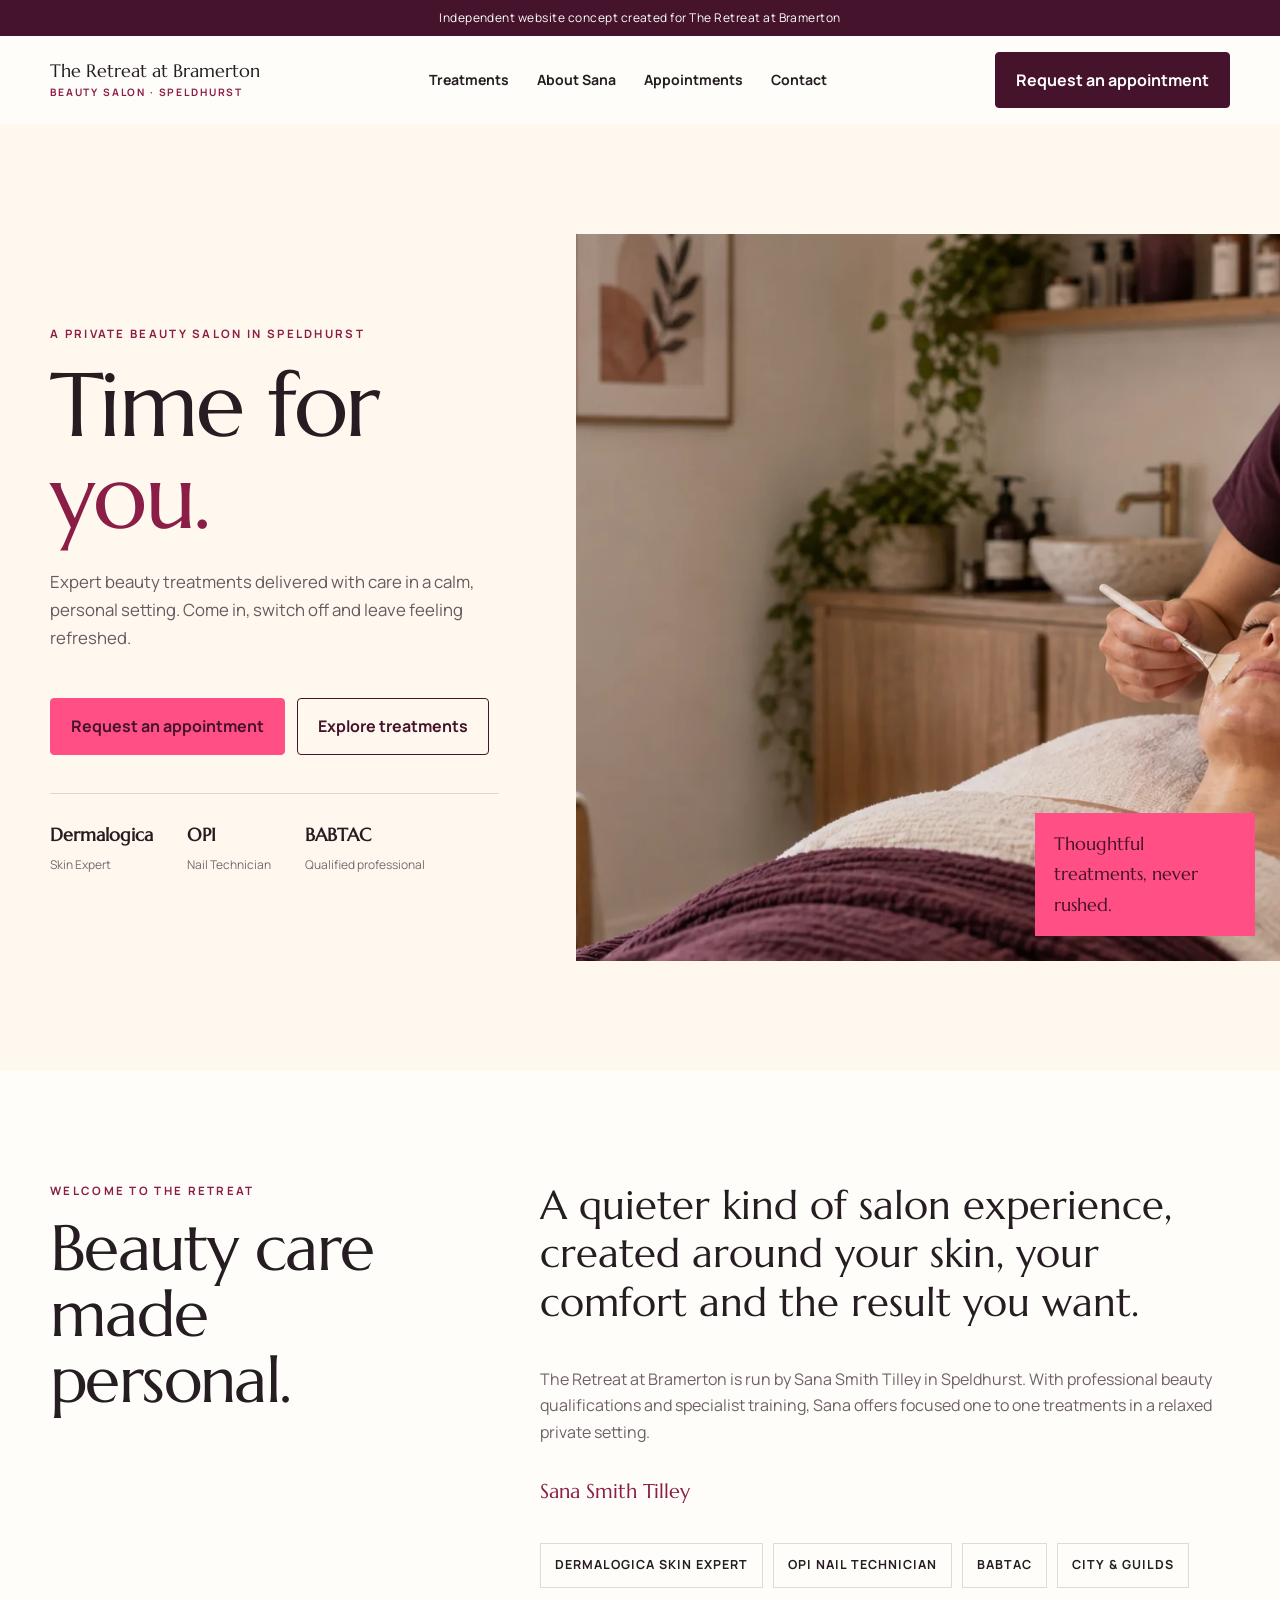
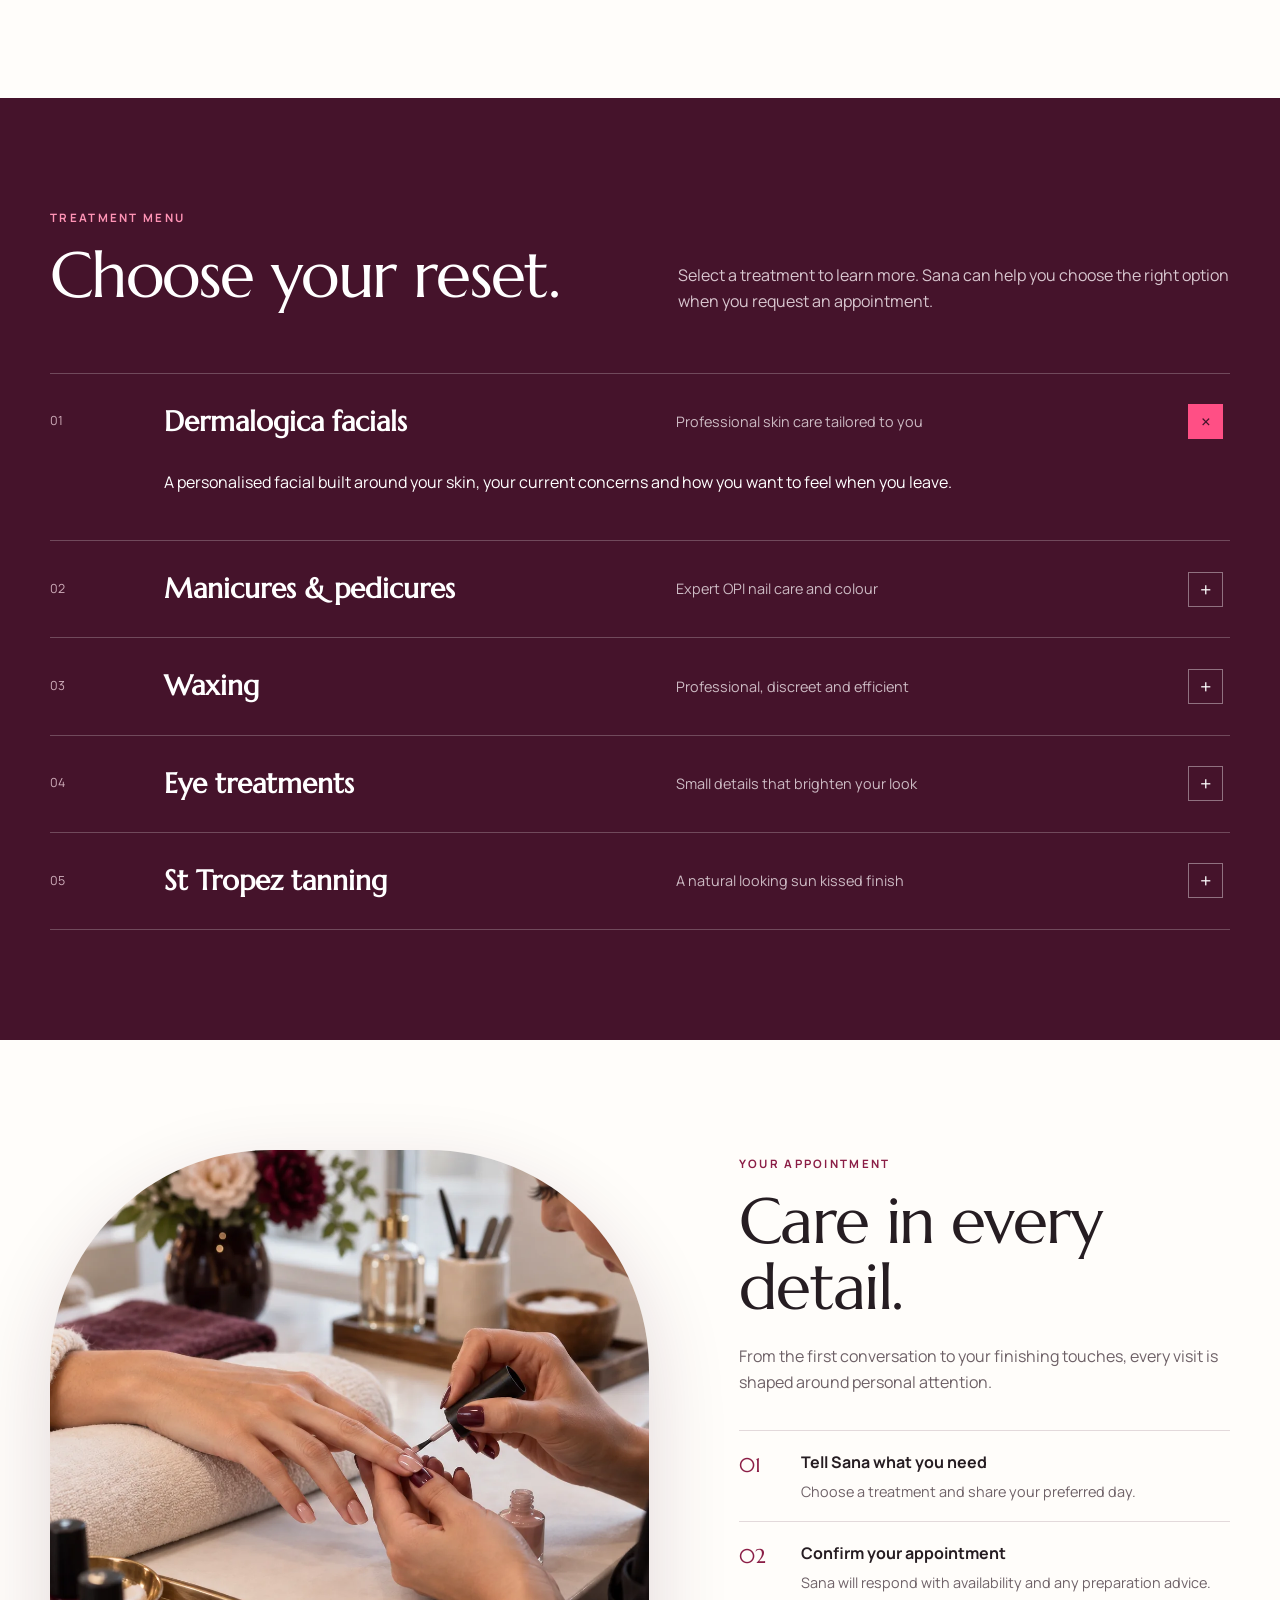
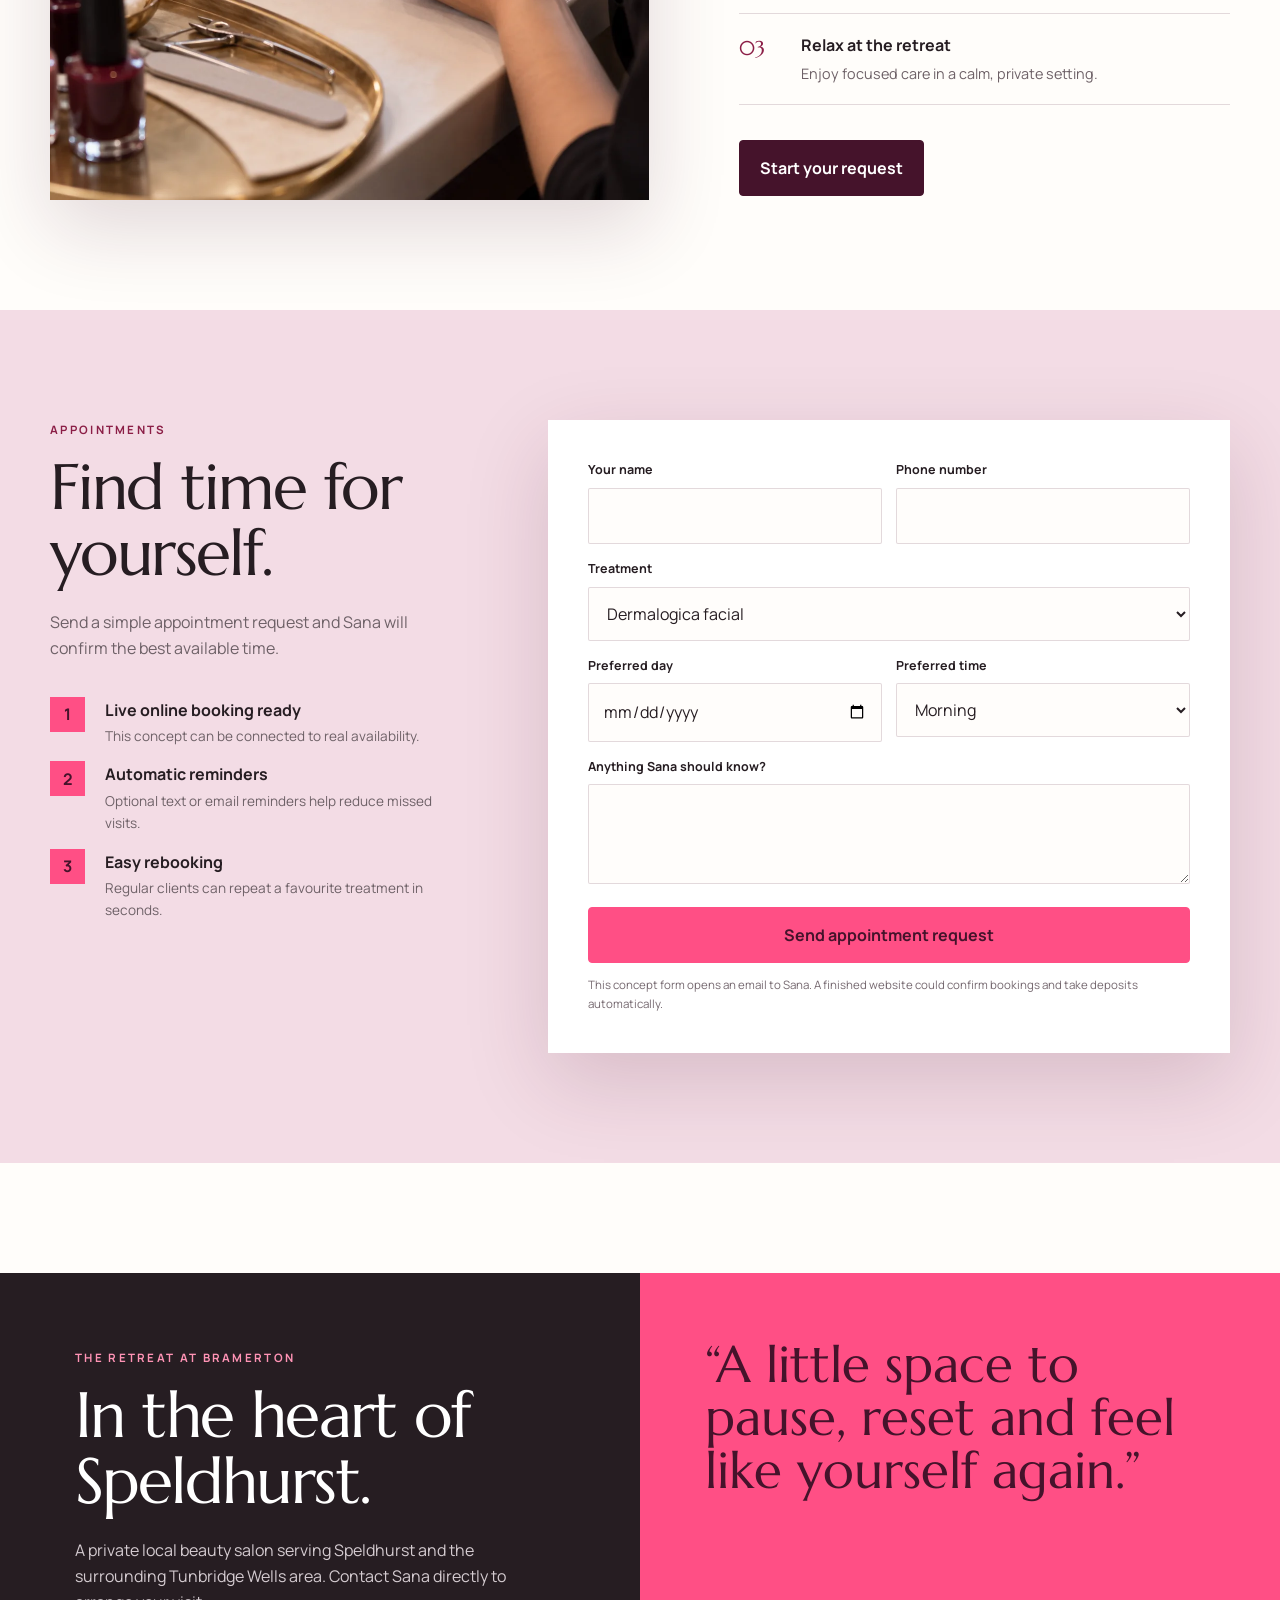
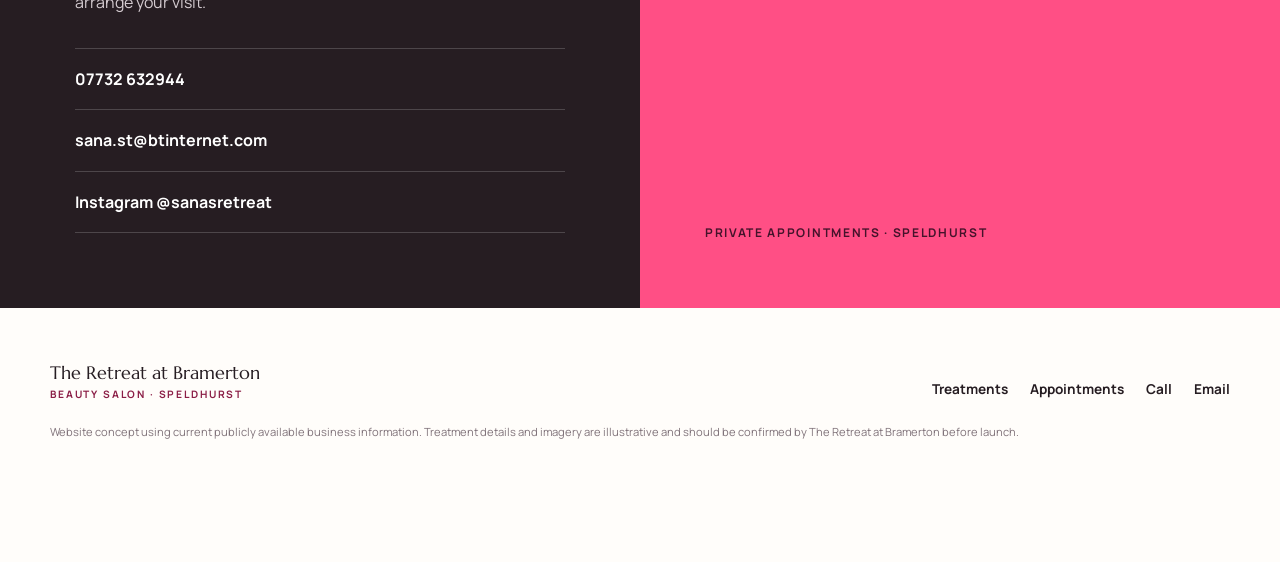
<file: the-retreat-bramerton/index.html>
<!doctype html>
<html lang="en">
<head>
  <meta charset="utf-8">
  <meta name="viewport" content="width=device-width, initial-scale=1">
  <meta name="description" content="The Retreat at Bramerton, a private beauty salon in Speldhurst offering expert facials, manicures, pedicures, waxing, eye treatments and tanning.">
  <title>The Retreat at Bramerton | Beauty salon in Speldhurst</title>
  <link rel="preconnect" href="https://fonts.googleapis.com">
  <link rel="preconnect" href="https://fonts.gstatic.com" crossorigin>
  <link href="https://fonts.googleapis.com/css2?family=Manrope:wght@400;500;600;700&amp;family=Marcellus&amp;display=swap" rel="stylesheet">
  <link rel="icon" type="image/svg+xml" href="data:image/svg+xml,%3Csvg xmlns='http://www.w3.org/2000/svg' viewBox='0 0 64 64'%3E%3Crect width='64' height='64' rx='16' fill='%2345132b'/%3E%3Cpath d='M18 45V18h15c8 0 13 4 13 11 0 5-3 9-8 10l9 6H36l-8-7v7H18zm10-16h5c3 0 4-1 4-3s-1-3-4-3h-5v6z' fill='%23fff8ef'/%3E%3C/svg%3E">
  <style>
    :root{--plum:#45132b;--berry:#8b1e46;--pink:#ff4f85;--ink:#261d22;--cream:#fff8ef;--white:#fffdfa;--line:rgba(69,19,43,.15);--serif:"Marcellus",Georgia,serif;--sans:"Manrope",Arial,sans-serif;--shadow:0 28px 80px rgba(69,19,43,.16)}
    *{box-sizing:border-box}html{scroll-behavior:smooth}body{margin:0;background:var(--white);color:var(--ink);font-family:var(--sans);font-size:16px;line-height:1.65}img{display:block;width:100%;object-fit:cover}a{color:inherit;text-decoration:none}button,input,select,textarea{font:inherit}.wrap{width:min(1180px,calc(100% - 40px));margin:auto}.concept{padding:8px 18px;background:var(--plum);color:white;text-align:center;font-size:.75rem;letter-spacing:.04em}.nav{height:88px;display:flex;align-items:center;justify-content:space-between;gap:26px}.brand{font-family:var(--serif);font-size:1.15rem;line-height:1.1}.brand span{display:block;font-family:var(--sans);font-size:.64rem;font-weight:700;letter-spacing:.18em;text-transform:uppercase;color:var(--berry);margin-top:6px}.links{display:flex;gap:28px;align-items:center;font-size:.88rem;font-weight:700}.menu{display:none;background:none;border:0;font-size:1.6rem}.btn{display:inline-flex;align-items:center;justify-content:center;gap:9px;padding:14px 20px;border-radius:4px;border:1px solid var(--plum);background:var(--plum);color:white;font-weight:700;cursor:pointer;transition:.2s}.btn:hover{transform:translateY(-2px);box-shadow:0 10px 24px rgba(69,19,43,.2)}.btn.pink{background:var(--pink);border-color:var(--pink);color:var(--plum)}.btn.ghost{background:transparent;color:var(--plum)}.eyebrow{margin:0 0 16px;color:var(--berry);text-transform:uppercase;letter-spacing:.2em;font-size:.72rem;font-weight:700}h1,h2,h3,p{margin-top:0}h1,h2{font-family:var(--serif);font-weight:400;line-height:1.03;letter-spacing:-.025em}h1{font-size:clamp(3.6rem,7vw,7.4rem);margin-bottom:25px}h2{font-size:clamp(2.5rem,5vw,4.8rem);margin-bottom:22px}.muted{color:#6e6167}
    .hero{background:var(--cream);overflow:hidden}.hero-grid{display:grid;grid-template-columns:.9fr 1.1fr;min-height:720px}.hero-copy{padding:90px 6vw 85px max(20px,calc((100vw - 1180px)/2));display:flex;flex-direction:column;justify-content:center}.hero-copy h1 em{color:var(--berry);font-style:normal}.hero-copy>p:not(.eyebrow){max-width:570px;color:#655a60;font-size:1.05rem}.hero-actions{display:flex;gap:12px;flex-wrap:wrap;margin:30px 0 38px}.proof{display:flex;gap:34px;flex-wrap:wrap;border-top:1px solid var(--line);padding-top:27px}.proof strong{font-family:var(--serif);display:block;font-size:1.1rem}.proof span{font-size:.75rem;color:#766970}.hero-photo{position:relative}.hero-photo img{height:100%;min-height:720px}.hero-label{position:absolute;right:25px;bottom:25px;background:var(--pink);color:var(--plum);padding:16px 19px;font-family:var(--serif);font-size:1.15rem;max-width:220px}
    section{padding:110px 0}.welcome{display:grid;grid-template-columns:.72fr 1.28fr;gap:8vw;align-items:start}.lead{font-family:var(--serif);font-size:clamp(1.75rem,3.1vw,3rem);line-height:1.22}.signature{margin-top:30px;color:var(--berry);font-family:var(--serif);font-size:1.25rem}.credentials{display:flex;gap:10px;flex-wrap:wrap;margin-top:35px}.credential{border:1px solid var(--line);padding:11px 14px;font-size:.78rem;font-weight:700;text-transform:uppercase;letter-spacing:.08em}
    .services{background:var(--plum);color:white}.services .eyebrow{color:#ff93b5}.services-head{display:grid;grid-template-columns:1fr 1fr;gap:6vw;align-items:end;margin-bottom:42px}.services-head p:last-child{color:#d8c6cf}.service-list{border-top:1px solid rgba(255,255,255,.23)}.service{display:grid;grid-template-columns:90px 1fr 1fr 42px;gap:24px;align-items:center;padding:25px 0;border-bottom:1px solid rgba(255,255,255,.23);cursor:pointer}.service:hover h3{color:#ff93b5}.service .num{color:#cfaebb;font-size:.78rem}.service h3{font-family:var(--serif);font-size:1.75rem;margin:0;transition:.2s}.service p{margin:0;color:#cdbbc4;font-size:.9rem}.service .plus{width:35px;height:35px;border:1px solid rgba(255,255,255,.4);display:grid;place-items:center;font-size:1.25rem}.service-detail{display:none;grid-column:2/4;padding:0 0 20px;color:#fff}.service.open .service-detail{display:block}.service.open .plus{background:var(--pink);border-color:var(--pink);color:var(--plum)}
    .focus{display:grid;grid-template-columns:1fr .82fr;gap:7vw;align-items:center}.focus-img{height:650px;border-radius:220px 220px 0 0;box-shadow:var(--shadow)}.focus-copy .steps{margin:35px 0}.step{display:grid;grid-template-columns:44px 1fr;gap:18px;padding:18px 0;border-top:1px solid var(--line)}.step:last-child{border-bottom:1px solid var(--line)}.step span{font-family:var(--serif);font-size:1.25rem;color:var(--berry)}.step strong{display:block;margin-bottom:4px}.step p{margin:0;color:#6e6167;font-size:.9rem}
    .booking{background:#f3dce5}.booking-grid{display:grid;grid-template-columns:.75fr 1.25fr;gap:7vw;align-items:start}.booking-card{background:white;padding:40px;box-shadow:var(--shadow)}.field-row{display:grid;grid-template-columns:1fr 1fr;gap:14px}.field{margin-bottom:15px}.field label{display:block;font-size:.78rem;font-weight:700;margin-bottom:7px}.field input,.field select,.field textarea{width:100%;border:1px solid var(--line);background:#fffdfb;padding:14px;border-radius:2px;color:var(--ink)}.field textarea{min-height:100px;resize:vertical}.booking-card .btn{width:100%}.fine{font-size:.72rem;color:#766970;margin:12px 0 0}.booking-benefits{display:grid;gap:14px;margin-top:35px}.benefit{display:grid;grid-template-columns:40px 1fr;gap:15px}.benefit b{width:35px;height:35px;background:var(--pink);display:grid;place-items:center;color:var(--plum)}.benefit strong{display:block}.benefit p{font-size:.85rem;color:#6e6167;margin:2px 0 0}
    .visit{padding-bottom:0}.visit-box{display:grid;grid-template-columns:1fr 1fr;background:var(--ink);color:white}.visit-copy{padding:75px}.visit-copy .eyebrow{color:#ff93b5}.visit-copy p{color:#d4cbd0}.contact-lines{margin-top:32px}.contact-lines a{display:block;border-top:1px solid rgba(255,255,255,.18);padding:17px 0;font-weight:700}.contact-lines a:last-child{border-bottom:1px solid rgba(255,255,255,.18)}.visit-graphic{background:var(--pink);color:var(--plum);padding:65px;display:flex;flex-direction:column;justify-content:space-between;min-height:500px}.visit-graphic blockquote{font-family:var(--serif);font-size:clamp(2.1rem,4vw,4.3rem);line-height:1.04;margin:0}.visit-graphic span{font-weight:700;text-transform:uppercase;letter-spacing:.14em;font-size:.75rem}
    footer{padding:55px 0 110px}.footer-grid{display:flex;align-items:end;justify-content:space-between;gap:30px}.footer-links{display:flex;gap:22px;flex-wrap:wrap;font-size:.85rem;font-weight:700}.disclaimer{font-size:.7rem;color:#80737a;margin-top:22px}.mobile-book{display:none}
    @media(max-width:900px){.links{display:none;position:absolute;z-index:20;left:20px;right:20px;top:110px;background:white;padding:24px;box-shadow:var(--shadow);flex-direction:column;align-items:stretch}.links.open{display:flex}.menu{display:block}.nav>.btn{display:none}.hero-grid,.welcome,.services-head,.focus,.booking-grid,.visit-box{grid-template-columns:1fr}.hero-copy{padding:75px 30px}.hero-photo img{min-height:560px;height:560px}.service{grid-template-columns:60px 1fr 42px}.service>p{display:none}.service-detail{grid-column:2/3}.focus-img{height:520px}.visit-copy,.visit-graphic{padding:52px}.footer-grid{align-items:start}}
    @media(max-width:620px){.wrap{width:calc(100% - 28px)}.nav{height:72px}h1{font-size:3.7rem}section{padding:78px 0}.hero-grid{min-height:auto}.hero-copy{padding:65px 22px}.hero-photo img{min-height:430px;height:430px}.hero-label{right:12px;bottom:12px}.proof{gap:20px}.welcome{gap:25px}.service{grid-template-columns:40px 1fr 36px;gap:12px}.service h3{font-size:1.35rem}.focus{gap:38px}.focus-img{height:430px}.booking-card{padding:25px}.field-row{grid-template-columns:1fr}.visit-copy,.visit-graphic{padding:38px 26px}.visit-graphic{min-height:390px}.footer-grid{flex-direction:column}.mobile-book{display:flex;position:fixed;z-index:30;left:12px;right:12px;bottom:12px;padding:15px;background:var(--pink);color:var(--plum);font-weight:800;justify-content:center;box-shadow:0 12px 40px rgba(69,19,43,.28)}footer{padding-bottom:120px}}
  </style>
</head>
<body>
  <div class="concept">Independent website concept created for The Retreat at Bramerton</div>
  <header class="wrap nav">
    <a class="brand" href="#top">The Retreat at Bramerton<span>Beauty salon · Speldhurst</span></a>
    <nav class="links" id="nav"><a href="#treatments">Treatments</a><a href="#about">About Sana</a><a href="#booking">Appointments</a><a href="#contact">Contact</a></nav>
    <a class="btn" href="#booking">Request an appointment</a>
    <button class="menu" id="menu" aria-label="Open menu" aria-expanded="false">☰</button>
  </header>

  <main id="top">
    <section class="hero"><div class="hero-grid"><div class="hero-copy"><p class="eyebrow">A private beauty salon in Speldhurst</p><h1>Time for<br><em>you.</em></h1><p>Expert beauty treatments delivered with care in a calm, personal setting. Come in, switch off and leave feeling refreshed.</p><div class="hero-actions"><a class="btn pink" href="#booking">Request an appointment</a><a class="btn ghost" href="#treatments">Explore treatments</a></div><div class="proof"><div><strong>Dermalogica</strong><span>Skin Expert</span></div><div><strong>OPI</strong><span>Nail Technician</span></div><div><strong>BABTAC</strong><span>Qualified professional</span></div></div></div><div class="hero-photo"><img src="assets/facial-treatment.webp" alt="A calming professional facial treatment in a private beauty room"><div class="hero-label">Thoughtful treatments, never rushed.</div></div></div></section>

    <section id="about"><div class="wrap welcome"><div><p class="eyebrow">Welcome to the retreat</p><h2>Beauty care made personal.</h2></div><div><p class="lead">A quieter kind of salon experience, created around your skin, your comfort and the result you want.</p><p class="muted">The Retreat at Bramerton is run by Sana Smith Tilley in Speldhurst. With professional beauty qualifications and specialist training, Sana offers focused one to one treatments in a relaxed private setting.</p><p class="signature">Sana Smith Tilley</p><div class="credentials"><span class="credential">Dermalogica Skin Expert</span><span class="credential">OPI Nail Technician</span><span class="credential">BABTAC</span><span class="credential">City &amp; Guilds</span></div></div></div></section>

    <section class="services" id="treatments"><div class="wrap"><div class="services-head"><div><p class="eyebrow">Treatment menu</p><h2>Choose your reset.</h2></div><p>Select a treatment to learn more. Sana can help you choose the right option when you request an appointment.</p></div><div class="service-list">
      <article class="service open"><span class="num">01</span><h3>Dermalogica facials</h3><p>Professional skin care tailored to you</p><span class="plus">×</span><div class="service-detail">A personalised facial built around your skin, your current concerns and how you want to feel when you leave.</div></article>
      <article class="service"><span class="num">02</span><h3>Manicures &amp; pedicures</h3><p>Expert OPI nail care and colour</p><span class="plus">+</span><div class="service-detail">Professional hand and foot care with careful preparation, a polished finish and time to properly unwind.</div></article>
      <article class="service"><span class="num">03</span><h3>Waxing</h3><p>Professional, discreet and efficient</p><span class="plus">+</span><div class="service-detail">A comfortable and discreet service delivered in the privacy of a one to one treatment space.</div></article>
      <article class="service"><span class="num">04</span><h3>Eye treatments</h3><p>Small details that brighten your look</p><span class="plus">+</span><div class="service-detail">Eye treatments designed to enhance your natural features and make everyday beauty routines feel easier.</div></article>
      <article class="service"><span class="num">05</span><h3>St Tropez tanning</h3><p>A natural looking sun kissed finish</p><span class="plus">+</span><div class="service-detail">Professional tanning preparation and application for an even, confidence boosting glow.</div></article>
    </div></div></section>

    <section><div class="wrap focus"><img class="focus-img" src="assets/manicure-treatment.webp" alt="A professional manicure treatment in a calm beauty salon"><div class="focus-copy"><p class="eyebrow">Your appointment</p><h2>Care in every detail.</h2><p class="muted">From the first conversation to your finishing touches, every visit is shaped around personal attention.</p><div class="steps"><div class="step"><span>01</span><div><strong>Tell Sana what you need</strong><p>Choose a treatment and share your preferred day.</p></div></div><div class="step"><span>02</span><div><strong>Confirm your appointment</strong><p>Sana will respond with availability and any preparation advice.</p></div></div><div class="step"><span>03</span><div><strong>Relax at the retreat</strong><p>Enjoy focused care in a calm, private setting.</p></div></div></div><a class="btn" href="#booking">Start your request</a></div></div></section>

    <section class="booking" id="booking"><div class="wrap booking-grid"><div><p class="eyebrow">Appointments</p><h2>Find time for yourself.</h2><p class="muted">Send a simple appointment request and Sana will confirm the best available time.</p><div class="booking-benefits"><div class="benefit"><b>1</b><div><strong>Live online booking ready</strong><p>This concept can be connected to real availability.</p></div></div><div class="benefit"><b>2</b><div><strong>Automatic reminders</strong><p>Optional text or email reminders help reduce missed visits.</p></div></div><div class="benefit"><b>3</b><div><strong>Easy rebooking</strong><p>Regular clients can repeat a favourite treatment in seconds.</p></div></div></div></div><form class="booking-card" id="bookingForm"><div class="field-row"><div class="field"><label for="name">Your name</label><input id="name" name="name" required autocomplete="name"></div><div class="field"><label for="phone">Phone number</label><input id="phone" name="phone" required autocomplete="tel"></div></div><div class="field"><label for="treatment">Treatment</label><select id="treatment" name="treatment"><option>Dermalogica facial</option><option>Manicure or pedicure</option><option>Waxing</option><option>Eye treatment</option><option>St Tropez tanning</option><option>I would like advice</option></select></div><div class="field-row"><div class="field"><label for="day">Preferred day</label><input id="day" name="day" type="date"></div><div class="field"><label for="time">Preferred time</label><select id="time" name="time"><option>Morning</option><option>Afternoon</option><option>Evening</option><option>Flexible</option></select></div></div><div class="field"><label for="message">Anything Sana should know?</label><textarea id="message" name="message"></textarea></div><button class="btn pink" type="submit">Send appointment request</button><p class="fine">This concept form opens an email to Sana. A finished website could confirm bookings and take deposits automatically.</p></form></div></section>

    <section class="visit" id="contact"><div class="visit-box"><div class="visit-copy"><p class="eyebrow">The Retreat at Bramerton</p><h2>In the heart of Speldhurst.</h2><p>A private local beauty salon serving Speldhurst and the surrounding Tunbridge Wells area. Contact Sana directly to arrange your visit.</p><div class="contact-lines"><a href="tel:07732632944">07732 632944</a><a href="mailto:sana.st@btinternet.com">sana.st@btinternet.com</a><a href="https://www.instagram.com/sanasretreat/" target="_blank" rel="noopener">Instagram @sanasretreat</a></div></div><div class="visit-graphic"><blockquote>“A little space to pause, reset and feel like yourself again.”</blockquote><span>Private appointments · Speldhurst</span></div></div></section>
  </main>

  <footer><div class="wrap"><div class="footer-grid"><a class="brand" href="#top">The Retreat at Bramerton<span>Beauty salon · Speldhurst</span></a><div class="footer-links"><a href="#treatments">Treatments</a><a href="#booking">Appointments</a><a href="tel:07732632944">Call</a><a href="mailto:sana.st@btinternet.com">Email</a></div></div><p class="disclaimer">Website concept using current publicly available business information. Treatment details and imagery are illustrative and should be confirmed by The Retreat at Bramerton before launch.</p></div></footer>
  <a class="mobile-book" href="#booking">Request an appointment</a>
  <script>
    const menu=document.getElementById('menu'),nav=document.getElementById('nav');menu.addEventListener('click',()=>{const open=nav.classList.toggle('open');menu.setAttribute('aria-expanded',String(open));menu.textContent=open?'×':'☰'});nav.querySelectorAll('a').forEach(a=>a.addEventListener('click',()=>{nav.classList.remove('open');menu.setAttribute('aria-expanded','false');menu.textContent='☰'}));
    document.querySelectorAll('.service').forEach(item=>item.addEventListener('click',()=>{const wasOpen=item.classList.contains('open');document.querySelectorAll('.service').forEach(s=>{s.classList.remove('open');s.querySelector('.plus').textContent='+'});if(!wasOpen){item.classList.add('open');item.querySelector('.plus').textContent='×'}}));
    document.getElementById('bookingForm').addEventListener('submit',e=>{e.preventDefault();const f=new FormData(e.currentTarget);const subject=encodeURIComponent('Appointment request from '+f.get('name'));const body=encodeURIComponent('Name: '+f.get('name')+'\nPhone: '+f.get('phone')+'\nTreatment: '+f.get('treatment')+'\nPreferred day: '+f.get('day')+'\nPreferred time: '+f.get('time')+'\n\nMessage: '+f.get('message'));window.location.href='mailto:sana.st@btinternet.com?subject='+subject+'&body='+body});
  </script>
</body>
</html>
</file>
